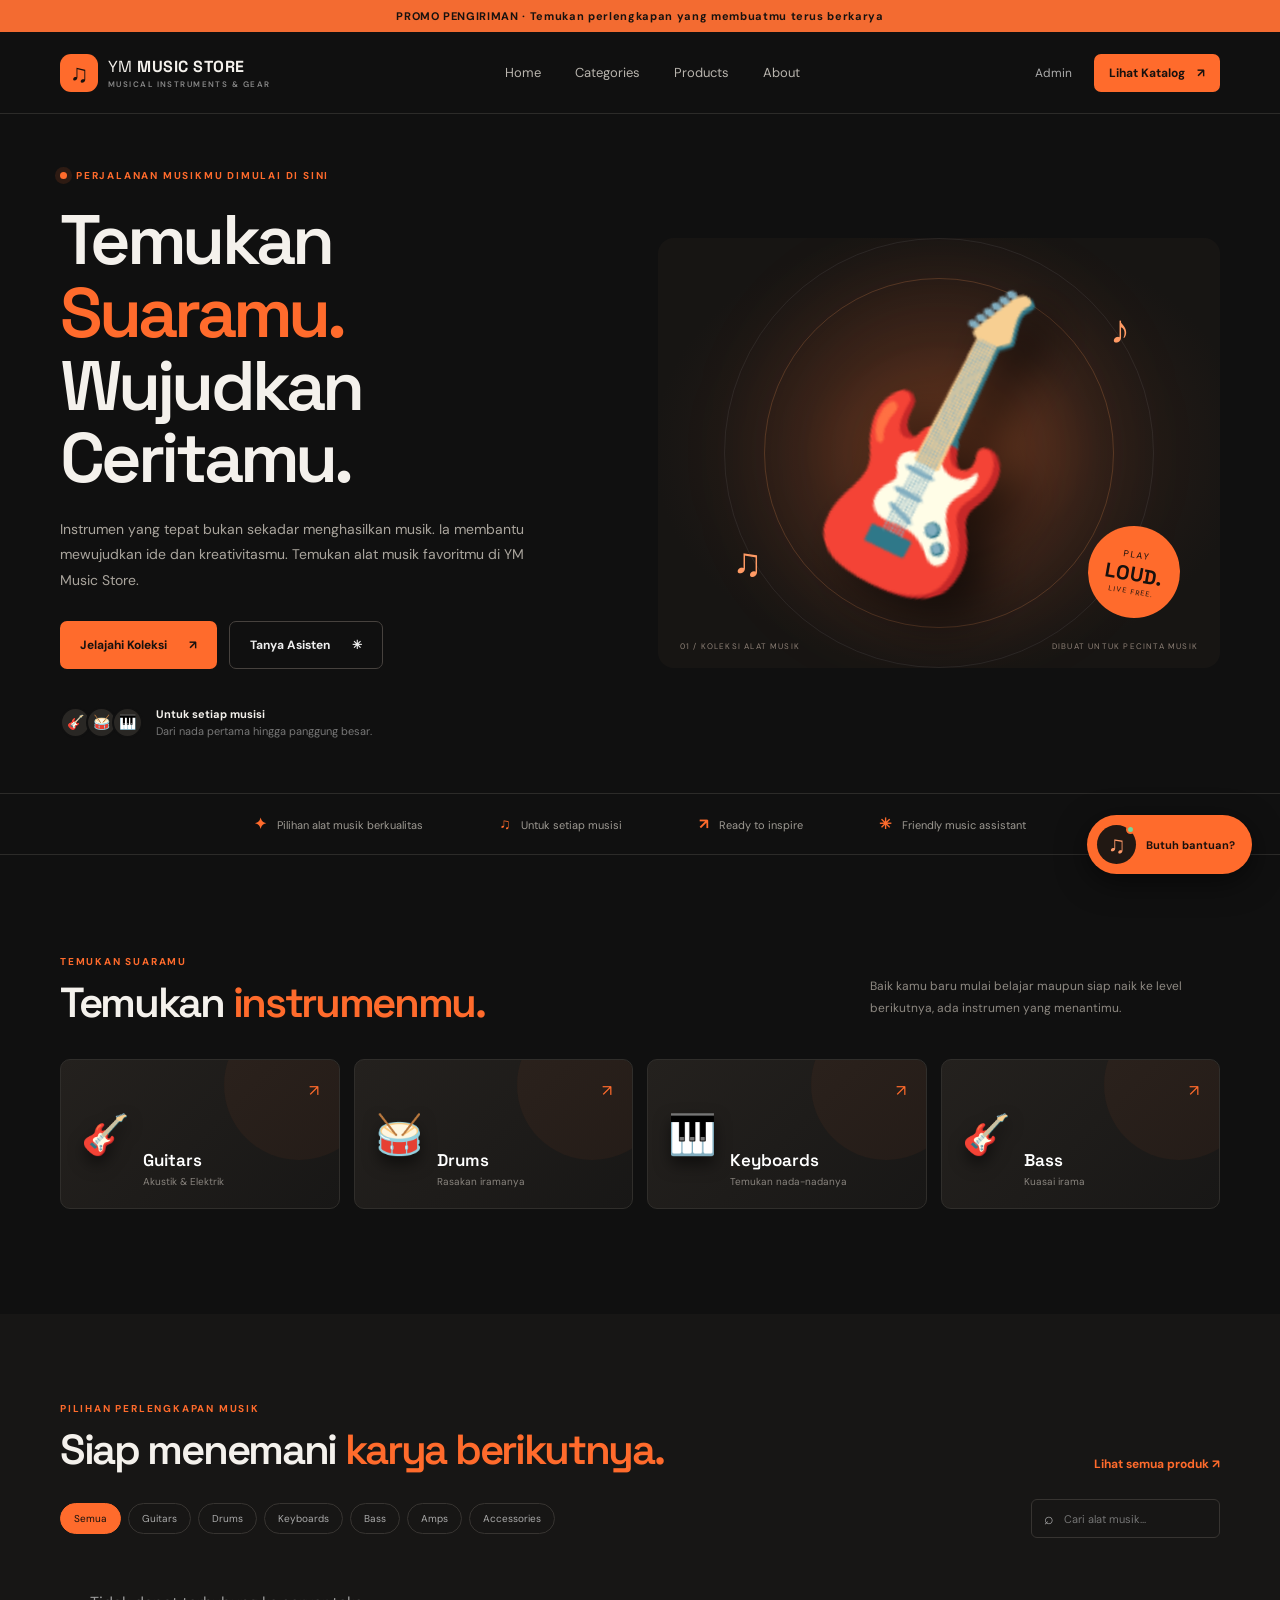
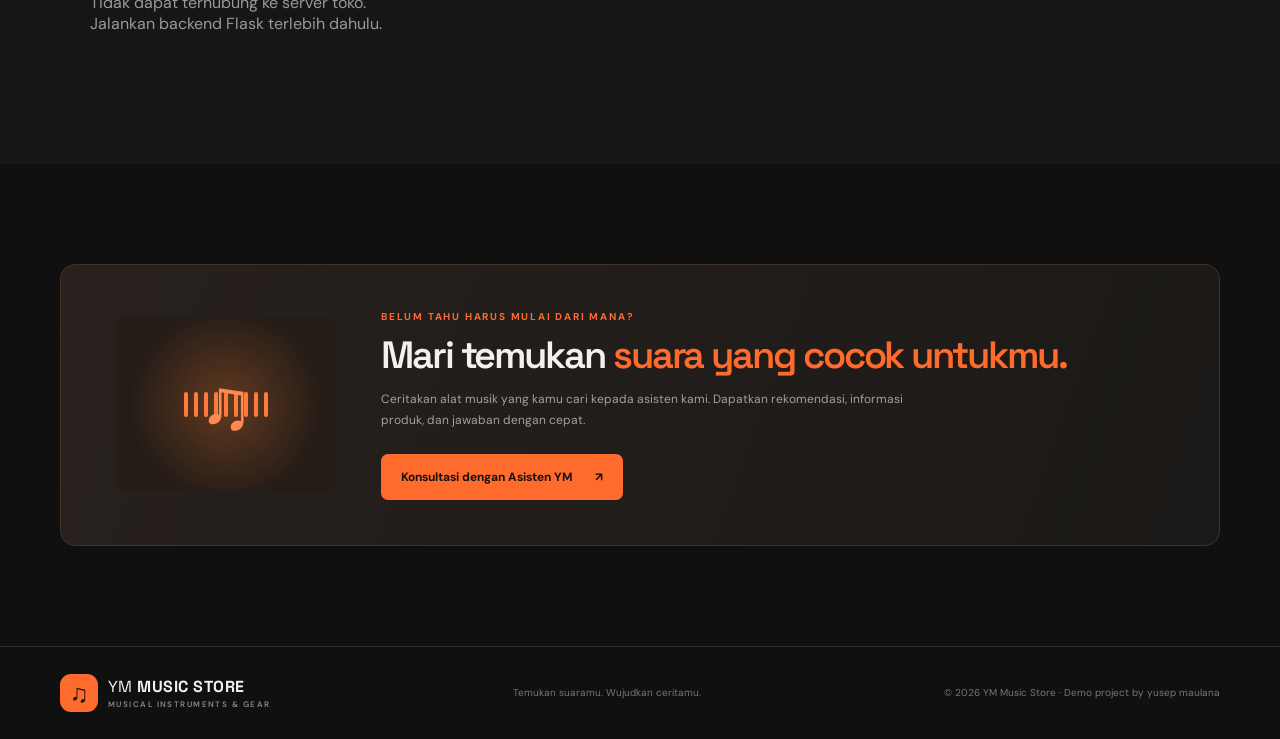
<file: frontend/index.html>
<!DOCTYPE html>
<html lang="id">
<head>
  <meta charset="UTF-8"><meta name="viewport" content="width=device-width, initial-scale=1.0">
  <title>YM Music Store — Find Your Sound</title>
  <link rel="preconnect" href="https://fonts.googleapis.com"><link rel="preconnect" href="https://fonts.gstatic.com" crossorigin>
  <link href="https://fonts.googleapis.com/css2?family=DM+Sans:wght@400;500;600;700&family=Space+Grotesk:wght@400;500;600;700&display=swap" rel="stylesheet">
  <link rel="stylesheet" href="css/style.css">
</head>
<body>
  <div class="announcement">PROMO PENGIRIMAN · Temukan perlengkapan yang membuatmu terus berkarya</div>
  <header class="navbar">
    <a class="brand" href="#"><span class="brand-mark">♫</span><span>YM <b>MUSIC STORE</b><small>MUSICAL INSTRUMENTS & GEAR</small></span></a>
    <nav><a href="#home">Home</a><a href="#categories">Categories</a><a href="#products">Products</a><a href="#about">About</a></nav>
    <div class="nav-actions"><a class="admin-link" href="admin.html">Admin</a><a class="btn btn-small" href="#products">Lihat Katalog <span>↗</span></a><button class="menu-toggle" id="menuToggle">☰</button></div>
  </header>

  <main>
    <section class="hero section-wrap" id="home">
      <div class="hero-copy">
        <div class="eyebrow"><span class="pulse"></span> PERJALANAN MUSIKMU DIMULAI DI SINI</div>
        <h1>Temukan <em>Suaramu.</em><br>Wujudkan Ceritamu.</h1>
        <p class="hero-desc">Instrumen yang tepat bukan sekadar menghasilkan musik. Ia membantu mewujudkan ide dan kreativitasmu. Temukan alat musik favoritmu di YM Music Store.</p>
        <div class="hero-buttons"><a class="btn" href="#products">Jelajahi Koleksi <span>↗</span></a><button class="btn btn-ghost" id="heroChat">Tanya Asisten <span>✳</span></button></div>
        <div class="hero-proof"><div class="avatar-stack"><i>🎸</i><i>🥁</i><i>🎹</i></div><span><b>Untuk setiap musisi</b><small>Dari nada pertama hingga panggung besar.</small></span></div>
      </div>
      <div class="hero-art">
        <div class="hero-glow"></div><div class="hero-orbit orbit-one"></div><div class="hero-orbit orbit-two"></div>
        <div class="hero-instrument">🎸</div><div class="floating-note note-one">♪</div><div class="floating-note note-two">♫</div>
        <div class="hero-sticker"><span>PLAY</span><b>LOUD.</b><small>LIVE FREE.</small></div>
        <div class="hero-caption"><span>01 / KOLEKSI ALAT MUSIK</span><span>DIBUAT UNTUK PECINTA MUSIK</span></div>
      </div>
    </section>

    <section class="trust-strip"><div><b>✦</b> Pilihan alat musik berkualitas</div><div><b>♫</b> Untuk setiap musisi</div><div><b>↗</b> Ready to inspire</div><div><b>✳</b> Friendly music assistant</div></section>

    <section class="section-wrap category-section" id="categories">
      <div class="section-heading"><div><div class="eyebrow">TEMUKAN SUARAMU</div><h2>Temukan <em>instrumenmu.</em></h2></div><p>Baik kamu baru mulai belajar maupun siap naik ke level berikutnya, ada instrumen yang menantimu.</p></div>
      <div class="category-grid">
        <button class="category-card cat-guitar" data-category="Guitars"><span class="cat-icon">🎸</span><span><b>Guitars</b><small>Akustik & Elektrik</small></span><i>↗</i></button>
        <button class="category-card cat-drum" data-category="Drums"><span class="cat-icon">🥁</span><span><b>Drums</b><small>Rasakan iramanya</small></span><i>↗</i></button>
        <button class="category-card cat-keys" data-category="Keyboards"><span class="cat-icon">🎹</span><span><b>Keyboards</b><small>Temukan nada-nadanya</small></span><i>↗</i></button>
        <button class="category-card cat-bass" data-category="Bass"><span class="cat-icon">🎸</span><span><b>Bass</b><small>Kuasai irama</small></span><i>↗</i></button>
      </div>
    </section>

    <section class="products-section" id="products"><div class="section-wrap">
      <div class="section-heading"><div><div class="eyebrow">PILIHAN PERLENGKAPAN MUSIK</div><h2>Siap menemani <em>karya berikutnya.</em></h2></div><a class="text-link" href="#products">Lihat semua produk ↗</a></div>
      <div class="product-toolbar"><div class="filter-pills" id="filters"><button class="filter active" data-category="All">Semua</button><button class="filter" data-category="Guitars">Guitars</button><button class="filter" data-category="Drums">Drums</button><button class="filter" data-category="Keyboards">Keyboards</button><button class="filter" data-category="Bass">Bass</button><button class="filter" data-category="Amps">Amps</button><button class="filter" data-category="Accessories">Accessories</button></div><label class="search-box">⌕ <input id="productSearch" placeholder="Cari alat musik..."></label></div>
      <div class="product-grid" id="productGrid"><div class="loading-products">Loading the good stuff...</div></div>
    </div></section>

    <section class="assistant-banner section-wrap" id="about"><div class="banner-visual"><div class="soundwave"><i></i><i></i><i></i><i></i><i></i><i></i><i></i><i></i><i></i></div><span>♫</span></div><div><div class="eyebrow">BELUM TAHU HARUS MULAI DARI MANA?</div><h2>Mari temukan <em>suara yang cocok untukmu.</em></h2><p>Ceritakan alat musik yang kamu cari kepada asisten kami. Dapatkan rekomendasi, informasi produk, dan jawaban dengan cepat.</p><button class="btn" id="bannerChat">Konsultasi dengan Asisten YM <span>↗</span></button></div></section>
  </main>
  <footer><div class="section-wrap footer-inner"><a class="brand" href="#"><span class="brand-mark">♫</span><span>YM <b>MUSIC STORE</b><small>MUSICAL INSTRUMENTS & GEAR</small></span></a><p>Temukan suaramu. Wujudkan ceritamu.</p><span>© 2026 YM Music Store · Demo project by yusep maulana</span></div></footer>

  <button class="chat-launcher" id="chatLauncher" aria-label="Open chat"><span class="launcher-icon">♫</span><span class="launcher-ping"></span><span class="launcher-label">Butuh bantuan?</span></button>
  <section class="chat-panel" id="chatPanel" aria-label="Asisten YM Music">
    <header class="chat-header"><div class="assistant-avatar">♫<span class="online-dot"></span></div><div class="chat-head-copy"><b>Asisten YM Music</b><small><span></span> Siap membantu menemukan alat musik yang tepat</small></div><button id="closeChat" class="close-chat">×</button></header>
    <div class="chat-body" id="chatBody">
      <div class="chat-date">TODAY</div>
      <div class="message-row bot-row"><div class="mini-avatar">♫</div><div class="message-content"><div class="bubble">Halo, Sobat Musik! 👋 Selamat datang di YM Music Store. Aku Asisten YM yang siap membantumu. Sedang mencari alat musik, butuh rekomendasi, atau ingin melihat-lihat koleksi kami?</div><span class="message-time">YM Assistant · just now</span></div></div>
      <div class="quick-prompts"><button data-prompt="Saya pemula, rekomendasikan alat musik untuk saya">🎯 Saya pemula</button><button data-prompt="Rekomendasi gitar elektrik">🎸 Cari gitar</button><button data-prompt="Produk apa yang tersedia?">🛍️ Lihat produk</button></div>
    </div>
    <div class="chat-compose"><div class="compose-wrap"><textarea id="chatInput" rows="1" placeholder="Tanyakan apa saja tentang alat musik..."></textarea><button id="sendChat" aria-label="Send message">↑</button></div><div class="chat-foot"><span>✳ Didukung Asisten Pintar YM</span><span>Enter untuk mengirim</span></div></div>
  </section>
  <script src="js/app.js"></script>
</body></html>
</file>
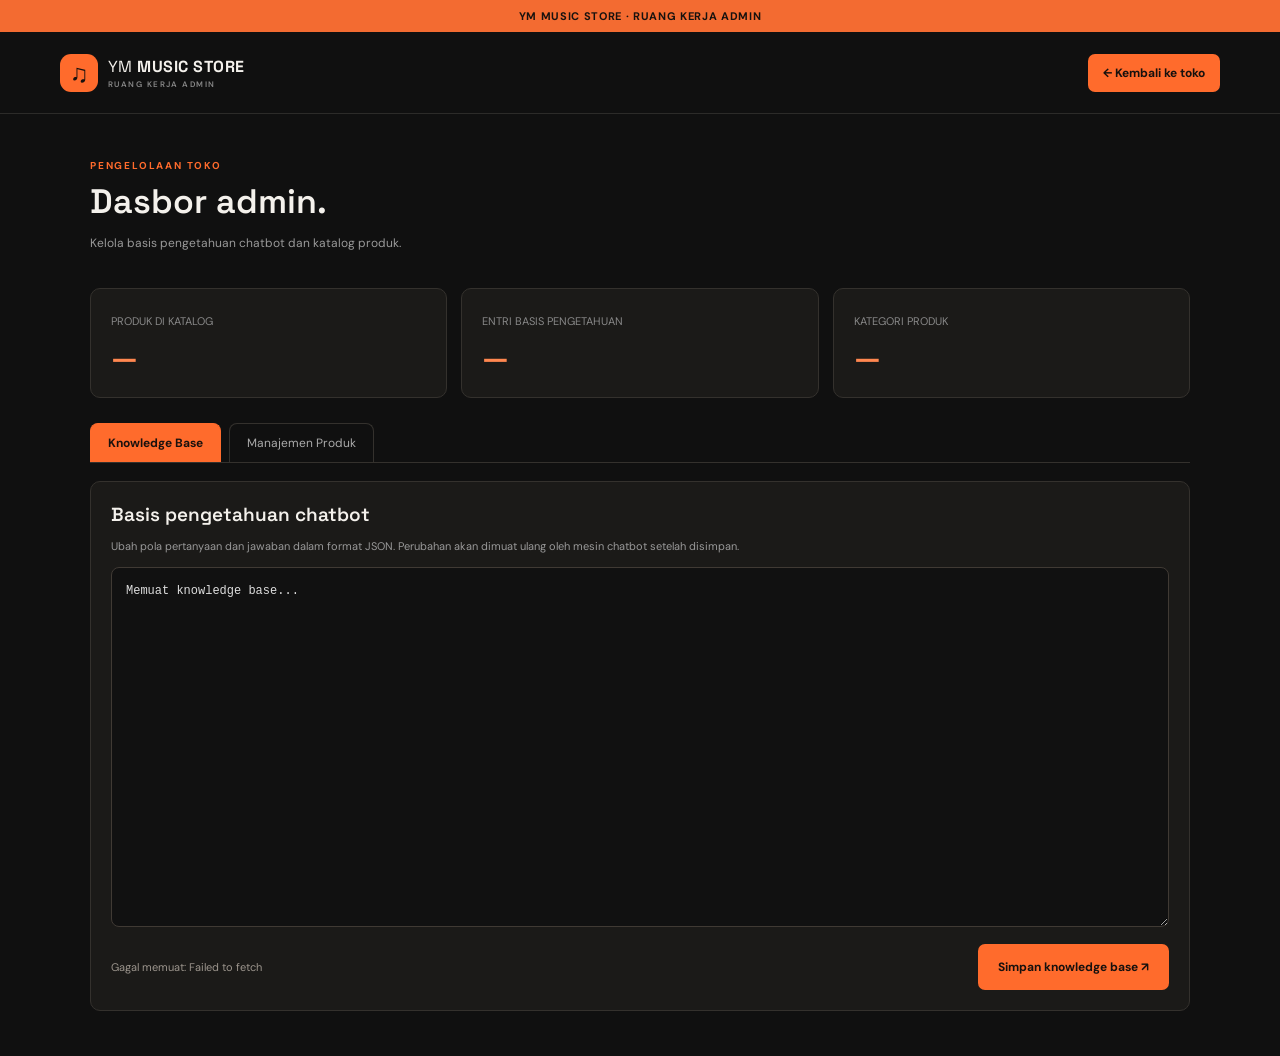
<file: frontend/admin.html>
<!DOCTYPE html>
<html lang="id">
<head>
<meta charset="UTF-8"><meta name="viewport" content="width=device-width, initial-scale=1.0">
<title>YM Music Store — Admin</title>
<link href="https://fonts.googleapis.com/css2?family=DM+Sans:wght@400;500;600;700&family=Space+Grotesk:wght@500;600;700&display=swap" rel="stylesheet">
<link rel="stylesheet" href="css/style.css">
<style>
.admin-page{width:min(1100px,calc(100% - 40px));margin:45px auto}.admin-top{display:flex;justify-content:space-between;align-items:center;margin-bottom:25px}.admin-top h1{font:600 34px 'Space Grotesk';margin:8px 0}.admin-cards{display:grid;grid-template-columns:repeat(3,1fr);gap:14px;margin-bottom:25px}.stat-card,.admin-box{background:#1b1a18;border:1px solid #34312d;border-radius:10px;padding:20px}.stat-card small{color:#888;font-size:11px}.stat-card b{display:block;font:600 30px 'Space Grotesk';margin-top:8px;color:#ff8750}.admin-tabs{display:flex;gap:8px;border-bottom:1px solid #34312d;margin-bottom:18px}.admin-tab{background:transparent;border:1px solid #34312d;border-bottom:0;color:#aaa;padding:11px 17px;border-radius:8px 8px 0 0;font-size:12px}.admin-tab.active{background:#ff6b2c;color:#1b120e;border-color:#ff6b2c;font-weight:700}.tab-panel{display:none}.tab-panel.active{display:block}.admin-box h2{font:600 19px 'Space Grotesk';margin:0 0 8px}.admin-box p{color:#999;font-size:11px;line-height:1.6}.admin-box textarea{width:100%;min-height:360px;background:#111;color:#ddd;border:1px solid #403a34;border-radius:8px;padding:14px;font:12px/1.6 monospace;outline:none}.admin-actions{display:flex;justify-content:space-between;align-items:center;margin-top:12px;gap:15px}.status{font-size:11px;color:#9c958d}@media(max-width:760px){.admin-cards{grid-template-columns:1fr}.admin-top{align-items:start;gap:15px;flex-direction:column}}@media(max-width:520px){.admin-page{width:calc(100% - 24px);margin:25px auto}.admin-tab{padding:10px 12px;font-size:10px}.admin-box{padding:14px}}
</style>
</head>
<body>
<div class="announcement">YM MUSIC STORE · RUANG KERJA ADMIN</div>
<header class="navbar"><a class="brand" href="index.html"><span class="brand-mark">♫</span><span>YM <b>MUSIC STORE</b><small>RUANG KERJA ADMIN</small></span></a><a class="btn btn-small" href="index.html">← Kembali ke toko</a></header>
<main class="admin-page">
  <div class="admin-top"><div><div class="eyebrow">PENGELOLAAN TOKO</div><h1>Dasbor admin.</h1><p style="color:#999;font-size:12px">Kelola basis pengetahuan chatbot dan katalog produk.</p></div></div>
  <div class="admin-cards">
    <div class="stat-card"><small>PRODUK DI KATALOG</small><b id="statProducts">—</b></div>
    <div class="stat-card"><small>ENTRI BASIS PENGETAHUAN</small><b id="statKnowledge">—</b></div>
    <div class="stat-card"><small>KATEGORI PRODUK</small><b id="statCategories">—</b></div>
  </div>
  <div class="admin-tabs">
    <button class="admin-tab active" data-tab="knowledgePanel">Knowledge Base</button>
    <button class="admin-tab" data-tab="productsPanel">Manajemen Produk</button>
  </div>

  <section class="tab-panel active" id="knowledgePanel">
    <div class="admin-box"><h2>Basis pengetahuan chatbot</h2><p>Ubah pola pertanyaan dan jawaban dalam format JSON. Perubahan akan dimuat ulang oleh mesin chatbot setelah disimpan.</p>
      <textarea id="knowledgeEditor" spellcheck="false">Memuat knowledge base...</textarea>
      <div class="admin-actions"><span class="status" id="knowledgeStatus">Memuat data...</span><button class="btn" id="saveKnowledge">Simpan knowledge base ↗</button></div>
    </div>
  </section>

  <section class="tab-panel" id="productsPanel">
    <div class="admin-box">
      <h2>Data produk (JSON)</h2>
      <p>Edit seluruh katalog produk langsung dalam format JSON, sama seperti Knowledge Base. Pastikan format JSON valid sebelum menyimpan.</p>
      <textarea id="productEditor" spellcheck="false">Memuat data produk...</textarea>
      <div class="admin-actions">
        <span class="status" id="productStatus">Memuat data...</span>
        <button class="btn" id="saveProducts">Simpan data produk ↗</button>
      </div>
    </div>
  </section>
</main>
<script>
const API="http://127.0.0.1:5000/api";
const $=id=>document.getElementById(id);

document.querySelectorAll('.admin-tab').forEach(tab=>tab.addEventListener('click',()=>{
  document.querySelectorAll('.admin-tab').forEach(t=>t.classList.toggle('active',t===tab));
  document.querySelectorAll('.tab-panel').forEach(p=>p.classList.toggle('active',p.id===tab.dataset.tab));
}));

async function request(url,options={}){
  const response=await fetch(API+url,options);
  const data=await response.json();
  if(!response.ok)throw new Error(data.error||'Permintaan gagal');
  return data;
}

async function loadStats(){
  const stats=await request('/admin/stats');
  $('statProducts').textContent=stats.products;
  $('statKnowledge').textContent=stats.knowledge;
  $('statCategories').textContent=stats.categories;
}

async function loadKnowledge(){
  try{
    $('knowledgeEditor').value=JSON.stringify(await request('/admin/knowledge'),null,2);
    $('knowledgeStatus').textContent='Knowledge base berhasil dimuat.';
  }catch(e){
    $('knowledgeStatus').textContent='Gagal memuat: '+e.message;
  }
}

$('saveKnowledge').onclick=async()=>{
  const status=$('knowledgeStatus');
  try{
    const data=JSON.parse($('knowledgeEditor').value);
    if(!Array.isArray(data))throw new Error('Data harus berupa array JSON');
    const result=await request('/admin/knowledge',{
      method:'PUT',
      headers:{'Content-Type':'application/json'},
      body:JSON.stringify(data)
    });
    status.textContent=`✓ ${result.message} (${result.count} intent)`;
    await loadStats();
  }catch(e){
    status.textContent='Error: '+e.message;
  }
};

async function loadProducts(){
  try{
    $('productEditor').value=JSON.stringify(await request('/admin/products'),null,2);
    $('productStatus').textContent='Data produk berhasil dimuat.';
  }catch(e){
    $('productStatus').textContent='Gagal memuat: '+e.message;
  }
}

$('saveProducts').onclick=async()=>{
  const status=$('productStatus');
  try{
    const data=JSON.parse($('productEditor').value);
    if(!Array.isArray(data))throw new Error('Data produk harus berupa array JSON');
    const result=await request('/admin/products',{
      method:'PUT',
      headers:{'Content-Type':'application/json'},
      body:JSON.stringify(data)
    });
    status.textContent=`✓ ${result.message} (${result.count} produk)`;
    await loadStats();
  }catch(e){
    status.textContent='Error: '+e.message;
  }
};

async function init(){
  try{await loadStats();}
  catch(e){$('knowledgeStatus').textContent='Backend belum aktif. Jalankan Flask terlebih dahulu.';}
  await Promise.all([loadKnowledge(),loadProducts()]);
}
init();
</script>
</body></html>
</file>
<file: frontend/css/style.css>
:root{--bg:#101010;--panel:#181818;--panel2:#202020;--text:#f4f1ec;--muted:#a4a09a;--orange:#ff6b2c;--orange2:#ff8a50;--line:#2c2b29;--green:#78d6a0}
*{box-sizing:border-box}html{scroll-behavior:smooth}body{margin:0;background:var(--bg);color:var(--text);font-family:'DM Sans',sans-serif}a{color:inherit;text-decoration:none}button{font:inherit;cursor:pointer}.section-wrap{width:min(1160px,calc(100% - 48px));margin:auto}.announcement{text-align:center;padding:9px 16px;background:#f36b31;color:#17120f;font-size:11px;font-weight:700;letter-spacing:.06em}.navbar{height:82px;padding:0 max(24px,calc((100% - 1160px)/2));display:flex;align-items:center;justify-content:space-between;border-bottom:1px solid var(--line);background:#101010;position:sticky;top:0;z-index:10}.brand{display:flex;align-items:center;gap:10px;font-family:'Space Grotesk';font-size:16px;letter-spacing:.03em}.brand-mark{width:38px;height:38px;display:grid;place-items:center;background:var(--orange);color:#17110e;border-radius:11px;font-size:25px}.brand small{display:block;font:600 8px 'DM Sans';color:#888;letter-spacing:.18em;margin-top:2px}.navbar nav{display:flex;gap:34px;color:#b8b4ad;font-size:13px}.navbar nav a:hover,.admin-link:hover{color:var(--orange)}.nav-actions{display:flex;align-items:center;gap:22px}.admin-link{font-size:12px;color:#aaa}.btn{border:0;background:var(--orange);color:#17110e;padding:15px 20px;border-radius:7px;font-weight:700;font-size:12px;display:inline-flex;align-items:center;gap:22px;transition:.2s}.btn:hover{background:#ff8955;transform:translateY(-2px)}.btn-small{padding:11px 15px;gap:12px}.btn-ghost{background:transparent;border:1px solid #47423e;color:#eee}.btn-ghost:hover{background:#222}.menu-toggle{display:none;background:none;color:white;border:0;font-size:22px}
.hero{min-height:570px;display:grid;grid-template-columns:1fr 1fr;align-items:center;gap:35px;padding-top:55px;padding-bottom:55px}.eyebrow{font-size:10px;font-weight:700;letter-spacing:.18em;color:var(--orange);display:flex;align-items:center;gap:9px}.pulse{width:7px;height:7px;border-radius:50%;background:var(--orange);box-shadow:0 0 0 5px #ff6b2c20}.hero h1,.section-heading h2,.assistant-banner h2{font:600 clamp(42px,5.5vw,70px)/1.04 'Space Grotesk';letter-spacing:-.055em;margin:22px 0}.hero h1 em,.section-heading h2 em,.assistant-banner h2 em{font-style:normal;color:var(--orange)}.hero-desc{max-width:480px;color:#aaa59d;line-height:1.8;font-size:14px}.hero-buttons{display:flex;gap:12px;margin-top:28px;flex-wrap:wrap}.hero-proof{display:flex;align-items:center;gap:13px;margin-top:38px}.avatar-stack{display:flex}.avatar-stack i{font-style:normal;width:31px;height:31px;border-radius:50%;display:grid;place-items:center;background:#292724;border:2px solid #101010;margin-left:-5px;font-size:14px}.avatar-stack i:first-child{margin:0}.hero-proof b,.hero-proof small{display:block;font-size:11px}.hero-proof small{color:#777;margin-top:3px}.hero-art{height:430px;position:relative;display:grid;place-items:center;overflow:hidden;border-radius:16px;background:radial-gradient(ellipse at 52% 49%,#55301e 0%,#261c17 35%,#171513 72%)}.hero-glow{position:absolute;width:330px;height:330px;border-radius:50%;background:#ff6b2c20;filter:blur(45px)}.hero-instrument{font-size:245px;filter:drop-shadow(15px 28px 22px #0009);transform:rotate(-17deg);z-index:2;animation:float 5s ease-in-out infinite}.hero-orbit{position:absolute;border:1px solid #ff9b5a35;border-radius:50%;width:350px;height:350px}.orbit-two{width:430px;height:430px;border-color:#ffffff12}.floating-note{position:absolute;color:#ff9a64;font-size:40px;animation:float 4s ease-in-out infinite}.note-one{top:65px;right:90px}.note-two{bottom:80px;left:75px;animation-delay:1s}.hero-sticker{position:absolute;right:40px;bottom:50px;background:var(--orange);color:#17110e;width:92px;height:92px;border-radius:50%;display:flex;flex-direction:column;align-items:center;justify-content:center;transform:rotate(10deg);z-index:3}.hero-sticker span{font-size:9px;letter-spacing:.2em}.hero-sticker b{font:700 20px 'Space Grotesk'}.hero-sticker small{font-size:7px;letter-spacing:.15em}.hero-caption{position:absolute;bottom:17px;left:22px;right:22px;display:flex;justify-content:space-between;font-size:8px;letter-spacing:.15em;color:#8e8177}.trust-strip{border-block:1px solid var(--line);display:flex;justify-content:center;gap:clamp(20px,6vw,90px);padding:20px;color:#9d9992;font-size:11px}.trust-strip b{color:var(--orange);font-size:15px;margin-right:7px}
.category-section{padding-top:100px;padding-bottom:105px}.section-heading{display:flex;justify-content:space-between;align-items:end;gap:30px;margin-bottom:35px}.section-heading h2,.assistant-banner h2{font-size:42px;margin:13px 0 0}.section-heading p{max-width:350px;color:#8e8982;font-size:12px;line-height:1.8;margin:0 0 5px}.category-grid{display:grid;grid-template-columns:repeat(4,1fr);gap:14px}.category-card{border:1px solid #302e2b;border-radius:10px;min-height:150px;padding:20px;background:linear-gradient(135deg,#24211e,#181716);color:white;text-align:left;display:flex;align-items:end;gap:13px;position:relative;overflow:hidden;transition:.25s}.category-card:before{content:"";position:absolute;width:150px;height:150px;border-radius:50%;background:#ff6b2c0c;right:-35px;top:-50px}.category-card:hover{border-color:#a34b2a;transform:translateY(-4px)}.cat-icon{font-size:39px;align-self:center;filter:drop-shadow(0 8px 8px #0008)}.category-card b,.category-card small{display:block;position:relative}.category-card b{font:600 17px 'Space Grotesk'}.category-card small{font-size:10px;color:#89847e;margin-top:4px}.category-card i{font-style:normal;margin-left:auto;color:var(--orange);align-self:start}
.products-section{background:#171615;padding:88px 0 100px}.products-section .section-heading{margin-bottom:27px}.text-link{color:var(--orange);font-size:12px;font-weight:700}.product-toolbar{display:flex;justify-content:space-between;gap:20px;align-items:center;margin-bottom:24px}.filter-pills{display:flex;gap:7px;flex-wrap:wrap}.filter{border:1px solid #373431;background:transparent;color:#aaa;padding:8px 13px;border-radius:30px;font-size:10px}.filter.active,.filter:hover{background:var(--orange);border-color:var(--orange);color:#17110e}.search-box{border:1px solid #373431;padding:8px 12px;border-radius:6px;color:#aaa;display:flex;gap:8px;align-items:center}.search-box input{background:transparent;border:0;outline:0;color:white;width:145px;font:11px 'DM Sans'}.product-grid{display:grid;grid-template-columns:repeat(3,1fr);gap:17px}.product-card{background:#201f1d;border:1px solid #302e2b;border-radius:10px;overflow:hidden;transition:.2s}.product-card:hover{transform:translateY(-4px);border-color:#64402e}.product-art{height:185px;background:radial-gradient(ellipse at 50% 65%,#473126,#29231f 55%,#22201e);display:grid;place-items:center;position:relative}.product-emoji{font-size:76px;filter:drop-shadow(0 13px 9px #0009)}.product-tag{position:absolute;top:13px;left:13px;background:#ff6b2c;color:#20130d;font-size:8px;font-weight:700;padding:6px 8px;border-radius:4px}.product-info{padding:17px}.product-category{color:var(--orange);font-size:9px;letter-spacing:.13em;text-transform:uppercase}.product-info h3{font:600 16px 'Space Grotesk';margin:7px 0}.product-info p{font-size:10px;color:#96918a;line-height:1.6;min-height:33px}.product-bottom{display:flex;justify-content:space-between;align-items:center;margin-top:14px}.price{font-weight:700;font-size:14px}.stock{font-size:9px;color:#82c99c}.product-bottom button{border:1px solid #4b3930;background:transparent;color:var(--orange);border-radius:5px;padding:7px 9px;font-size:10px}.loading-products{color:#999;padding:30px}.assistant-banner{margin-top:100px;margin-bottom:100px;padding:45px 55px;border-radius:15px;background:linear-gradient(110deg,#28211d,#1b1917);border:1px solid #40332b;display:grid;grid-template-columns:220px 1fr;gap:45px;align-items:center}.assistant-banner h2{font-size:38px}.assistant-banner p{color:#a7a098;font-size:12px;line-height:1.8;max-width:550px;margin:13px 0 22px}.banner-visual{height:175px;border-radius:12px;background:radial-gradient(circle,#62391f,#231c17 70%);display:grid;place-items:center;position:relative;overflow:hidden}.banner-visual>span{font-size:72px;color:#ff8a50;z-index:1}.soundwave{position:absolute;display:flex;align-items:center;gap:6px;height:110px}.soundwave i{width:4px;height:25px;background:#ff7a3d;border-radius:5px;animation:eq .8s ease-in-out infinite alternate}.soundwave i:nth-child(2n){animation-delay:.2s}.soundwave i:nth-child(3n){animation-delay:.4s}.soundwave i:nth-child(4n){animation-delay:.1s}
footer{border-top:1px solid var(--line);padding:27px 0}.footer-inner{display:flex;align-items:center;justify-content:space-between}.footer-inner p,.footer-inner>span{font-size:10px;color:#777}
.chat-launcher{position:fixed;right:28px;bottom:26px;z-index:30;border:0;background:var(--orange);color:#1a100c;border-radius:50px;padding:10px 17px 10px 10px;display:flex;align-items:center;gap:10px;box-shadow:0 8px 30px #0008;transition:.2s}.chat-launcher:hover{transform:translateY(-3px)}.launcher-icon{width:39px;height:39px;border-radius:50%;background:#211813;color:#ff9a69;display:grid;place-items:center;font-size:24px}.launcher-label{font-size:11px;font-weight:700}.launcher-ping{position:absolute;width:9px;height:9px;background:#76d69c;border:2px solid var(--orange);border-radius:50%;left:39px;top:10px}
.chat-panel{position:fixed;right:28px;bottom:90px;width:365px;height:min(590px,calc(100vh - 120px));background:#191817;border:1px solid #39332f;border-radius:15px;z-index:29;box-shadow:0 25px 80px #000b;display:flex;flex-direction:column;overflow:hidden;opacity:0;transform:translateY(15px) scale(.97);pointer-events:none;transition:.22s}.chat-panel.open{opacity:1;transform:none;pointer-events:auto}.chat-header{padding:16px;display:flex;align-items:center;gap:11px;background:#211e1b;border-bottom:1px solid #38322d}.assistant-avatar,.mini-avatar{width:37px;height:37px;border-radius:11px;background:var(--orange);color:#21130c;display:grid;place-items:center;font-size:23px;position:relative}.online-dot{position:absolute;width:9px;height:9px;border:2px solid #211e1b;border-radius:50%;background:#70d39b;right:-2px;bottom:-2px}.chat-head-copy{flex:1}.chat-head-copy b{font:600 13px 'Space Grotesk'}.chat-head-copy small{display:block;color:#9b958e;font-size:9px;margin-top:4px}.chat-head-copy small span{display:inline-block;width:6px;height:6px;border-radius:50%;background:#71d49a;margin-right:4px}.close-chat{background:transparent;border:0;color:#aaa;font-size:25px}.chat-body{padding:17px 14px;overflow-y:auto;flex:1}.chat-date{text-align:center;color:#67615c;font-size:8px;letter-spacing:.16em;margin:2px 0 17px}.message-row{display:flex;gap:8px;margin-bottom:15px}.mini-avatar{width:25px;height:25px;min-width:25px;border-radius:8px;font-size:15px}.message-content{max-width:85%}.bubble{background:#292623;border:1px solid #39332e;border-radius:3px 12px 12px 12px;padding:11px 12px;color:#e7e2dc;font-size:11px;line-height:1.65;white-space: pre-line;}.message-time{display:block;font-size:8px;color:#716b65;margin:5px 3px}.user-row{justify-content:flex-end}.user-row .bubble{background:#f36d35;color:#1d130e;border:0;border-radius:12px 3px 12px 12px}.user-row .message-time{text-align:right}.quick-prompts{display:flex;flex-wrap:wrap;gap:6px;margin:5px 0 15px 33px}.quick-prompts button{background:#211f1c;border:1px solid #484039;color:#d7cfc6;padding:7px 9px;border-radius:20px;font-size:9px}.quick-prompts button:hover{border-color:var(--orange);color:var(--orange)}.chat-compose{padding:12px;border-top:1px solid #38322d;background:#201e1b}.compose-wrap{display:flex;align-items:end;gap:8px;background:#141312;border:1px solid #3c3732;border-radius:9px;padding:7px}.compose-wrap textarea{flex:1;resize:none;background:transparent;border:0;outline:0;color:#f4f1ec;font:11px 'DM Sans';padding:5px;max-height:75px}.compose-wrap button{width:32px;height:32px;border:0;border-radius:7px;background:var(--orange);font-size:20px;font-weight:700;color:#21130c}.chat-foot{display:flex;justify-content:space-between;color:#6e6861;font-size:8px;margin:8px 2px 0}.typing-row{display:flex;align-items:center;gap:9px;margin:5px 0 14px 33px;padding:9px 11px;width:max-content;max-width:calc(100% - 42px);background:#24211f;border:1px solid #39332e;border-radius:4px 12px 12px 12px}.equalizer{height:24px;display:flex;align-items:center;gap:3px}.equalizer i{display:block;width:3px;height:7px;background:var(--orange);border-radius:3px;animation:eq .55s ease-in-out infinite alternate}.equalizer i:nth-child(2){animation-delay:.12s}.equalizer i:nth-child(3){animation-delay:.24s}.equalizer i:nth-child(4){animation-delay:.08s}.equalizer i:nth-child(5){animation-delay:.2s}.typing-label{font-size:9px;color:#ff9a6b;letter-spacing:.02em}.reply-products{display:grid;gap:7px;margin-top:9px}.reply-product{display:flex;align-items:center;gap:9px;background:#211f1c;border:1px solid #413a33;border-radius:8px;padding:8px}.reply-product span{font-size:25px}.reply-product b{font-size:10px;display:block}.reply-product small{font-size:9px;color:#ff9a6b}
@keyframes float{0%,100%{transform:translateY(0) rotate(-17deg)}50%{transform:translateY(-12px) rotate(-13deg)}}@keyframes eq{from{height:6px;opacity:.55}to{height:30px;opacity:1}}
@media(max-width:800px){.navbar nav{display:none;position:absolute;top:81px;left:0;right:0;background:#171615;padding:20px;flex-direction:column;gap:18px}.navbar nav.show{display:flex}.menu-toggle{display:block}.admin-link{display:none}.hero{grid-template-columns:1fr;padding-top:55px}.hero-art{height:340px}.hero-instrument{font-size:190px}.trust-strip{flex-wrap:wrap;gap:14px 25px}.category-grid{grid-template-columns:repeat(2,1fr)}.product-grid{grid-template-columns:repeat(2,1fr)}.assistant-banner{grid-template-columns:1fr;padding:28px}.banner-visual{height:130px}.section-heading{align-items:start;flex-direction:column}.product-toolbar{align-items:start;flex-direction:column}.footer-inner{flex-wrap:wrap;gap:15px}}
@media(max-width:520px){.section-wrap{width:calc(100% - 32px)}.navbar{padding:0 16px;height:72px}.navbar nav{top:71px}.brand{font-size:13px}.brand-mark{width:34px;height:34px}.nav-actions .btn{display:none}.hero{min-height:0;padding:48px 0}.hero h1{font-size:48px}.hero-art{height:280px}.hero-instrument{font-size:155px}.hero-sticker{width:75px;height:75px;right:20px;bottom:38px}.hero-sticker b{font-size:16px}.trust-strip{padding:16px;font-size:9px}.category-section{padding:65px 0}.section-heading h2,.assistant-banner h2{font-size:34px}.category-card{min-height:125px;padding:13px;gap:8px}.cat-icon{font-size:30px}.category-card b{font-size:14px}.product-grid{grid-template-columns:1fr 1fr;gap:9px}.product-art{height:125px}.product-emoji{font-size:55px}.product-info{padding:11px}.product-info h3{font-size:12px}.product-info p{font-size:9px}.price{font-size:11px}.product-bottom button{font-size:8px;padding:6px}.filter-pills{gap:5px}.filter{font-size:9px;padding:7px 10px}.assistant-banner{margin:65px auto;padding:22px}.footer-inner{flex-direction:column;align-items:start}.chat-panel{right:8px;bottom:78px;width:calc(100vw - 16px);height:min(620px,calc(100vh - 100px))}.chat-launcher{right:15px;bottom:15px}.hero-buttons .btn{font-size:10px;padding:13px}.search-box{width:100%}.search-box input{flex:1}}
/* Memberikan jarak saat scroll ke produk */
.product-card {
    scroll-margin-top: 105px;
}

/* Kartu rekomendasi chatbot bisa diklik */
.reply-product {
    cursor: pointer;
    transition: border-color .2s, background .2s;
}

.reply-product:hover,
.reply-product:focus-visible {
    border-color: var(--orange);
    background: #2b241f;
    outline: none;
}

/* Highlight produk yang dipilih */
.product-card.product-highlighted {
    border-color: var(--orange);
    animation: product-highlight 2.2s ease-out;
}

@keyframes product-highlight {
    0% {
        box-shadow: 0 0 0 0 #ff6b2c00;
    }

    18% {
        box-shadow:
            0 0 0 5px #ff6b2c55,
            0 0 28px #ff6b2c35;
    }

    100% {
        box-shadow: 0 0 0 0 #ff6b2c00;
    }
}

/* Modern scrollbar untuk chatbot */
.chat-body {
    scrollbar-width: thin;
    scrollbar-color: #51463d transparent;
}

/* Chrome, Edge, Safari */
.chat-body::-webkit-scrollbar {
    width: 5px;
}

.chat-body::-webkit-scrollbar-track {
    background: transparent;
}

.chat-body::-webkit-scrollbar-thumb {
    background: #51463d;
    border-radius: 10px;
    transition: background .2s;
}

.chat-body::-webkit-scrollbar-thumb:hover {
    background: var(--orange);
}

/* Hilangkan tombol panah scrollbar */
.chat-body::-webkit-scrollbar-button {
    display: none;
}
</file>
